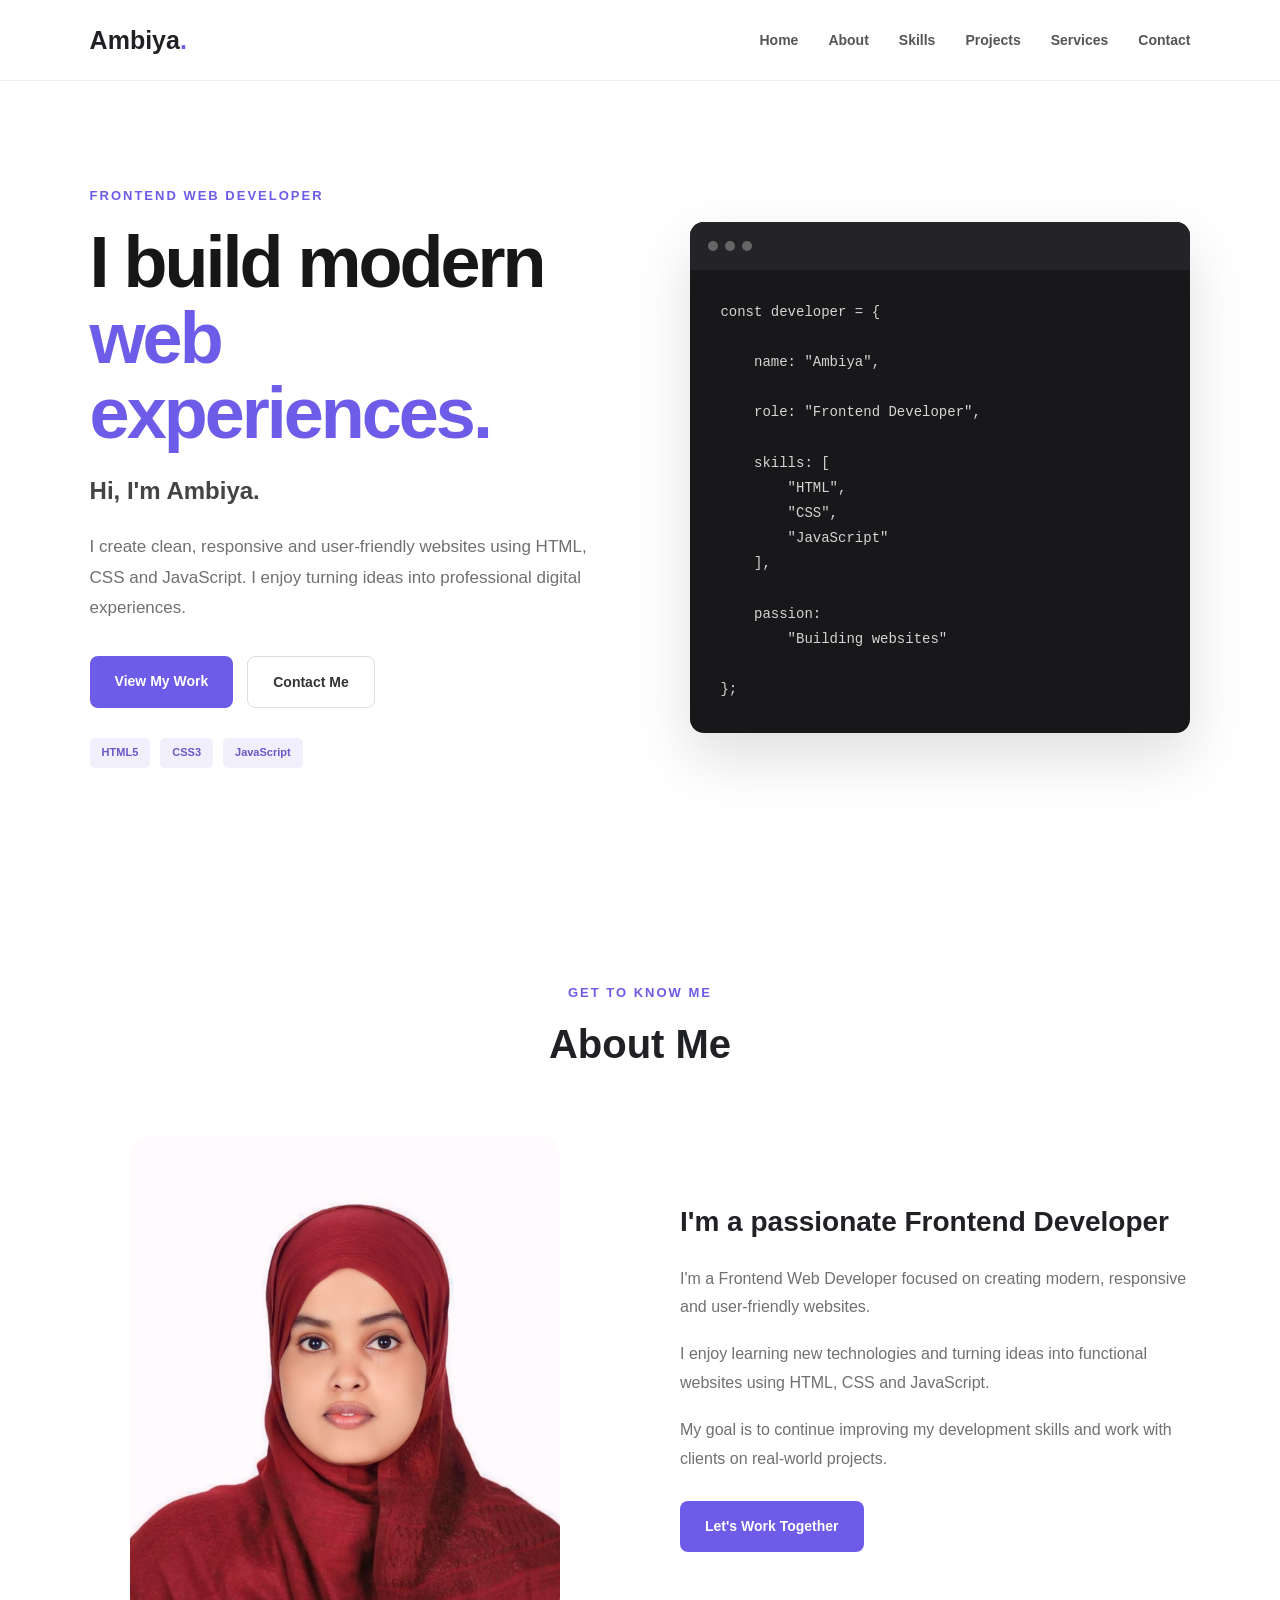
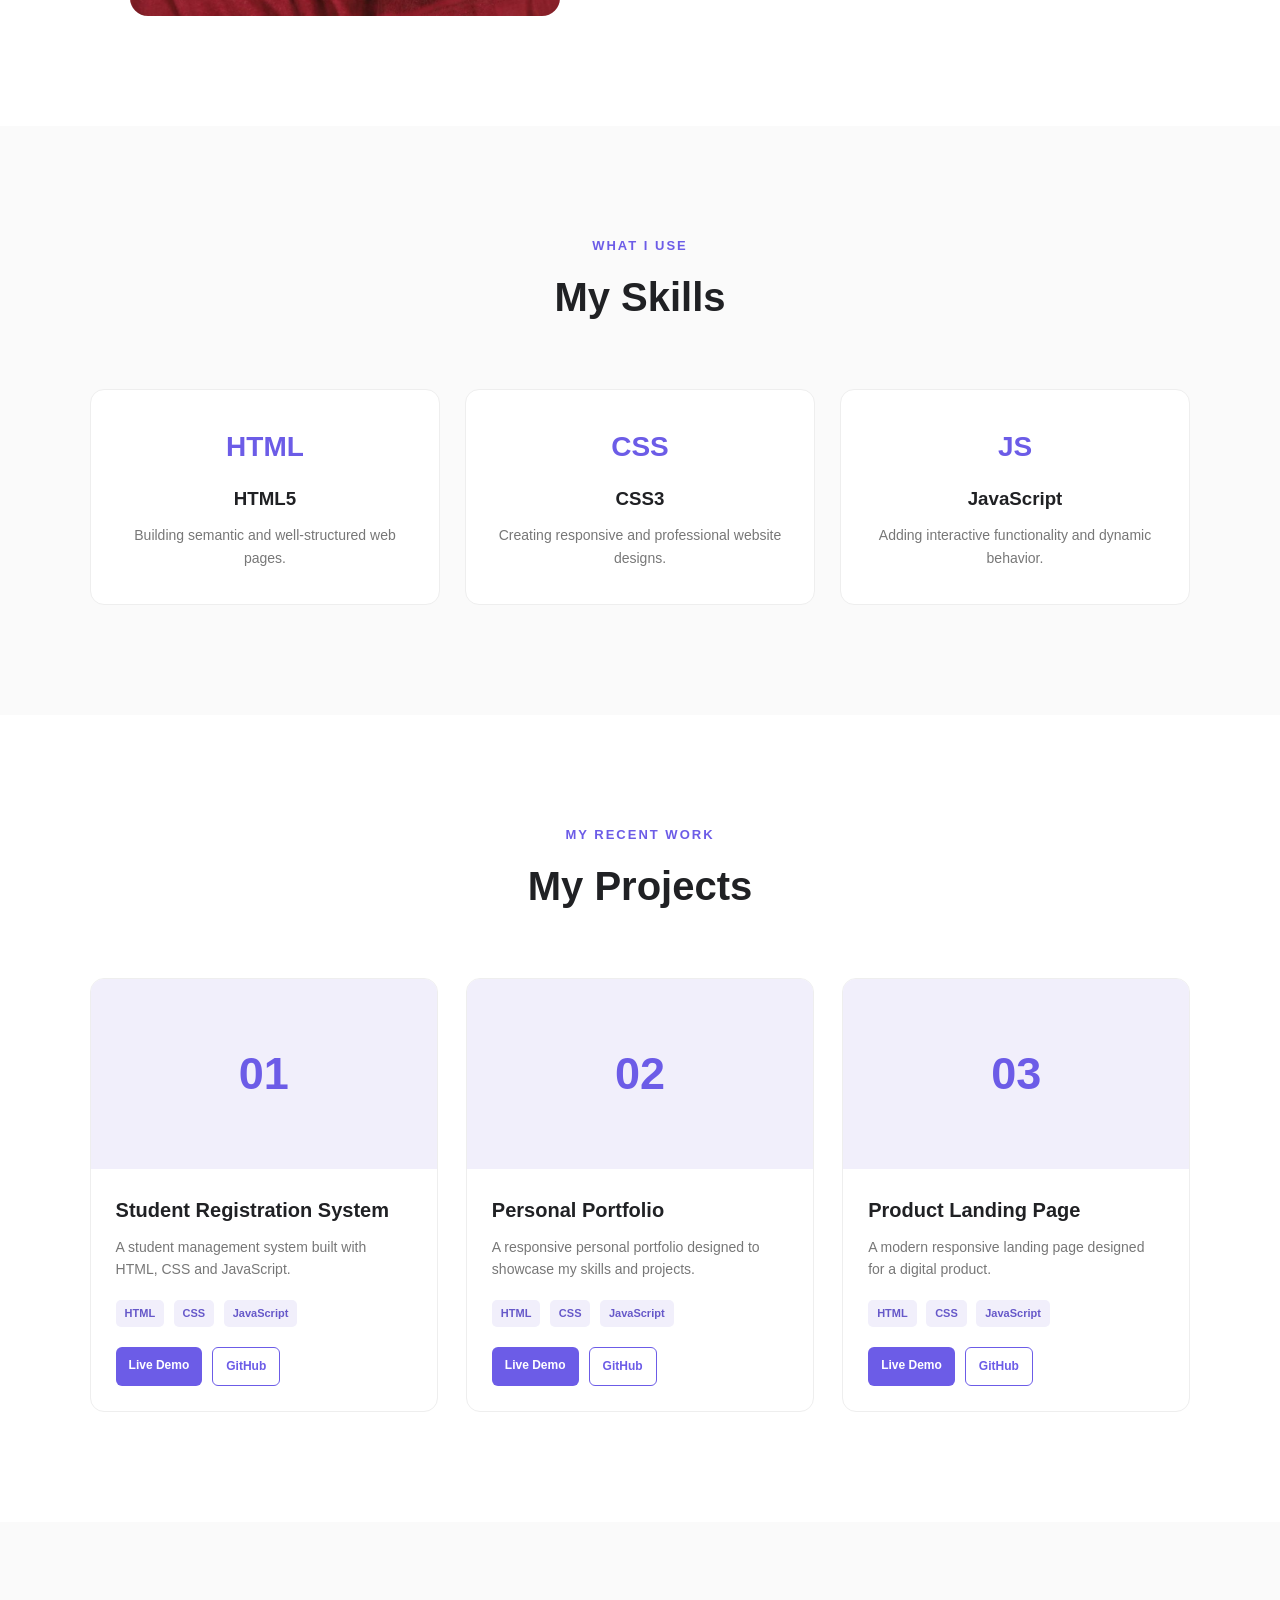
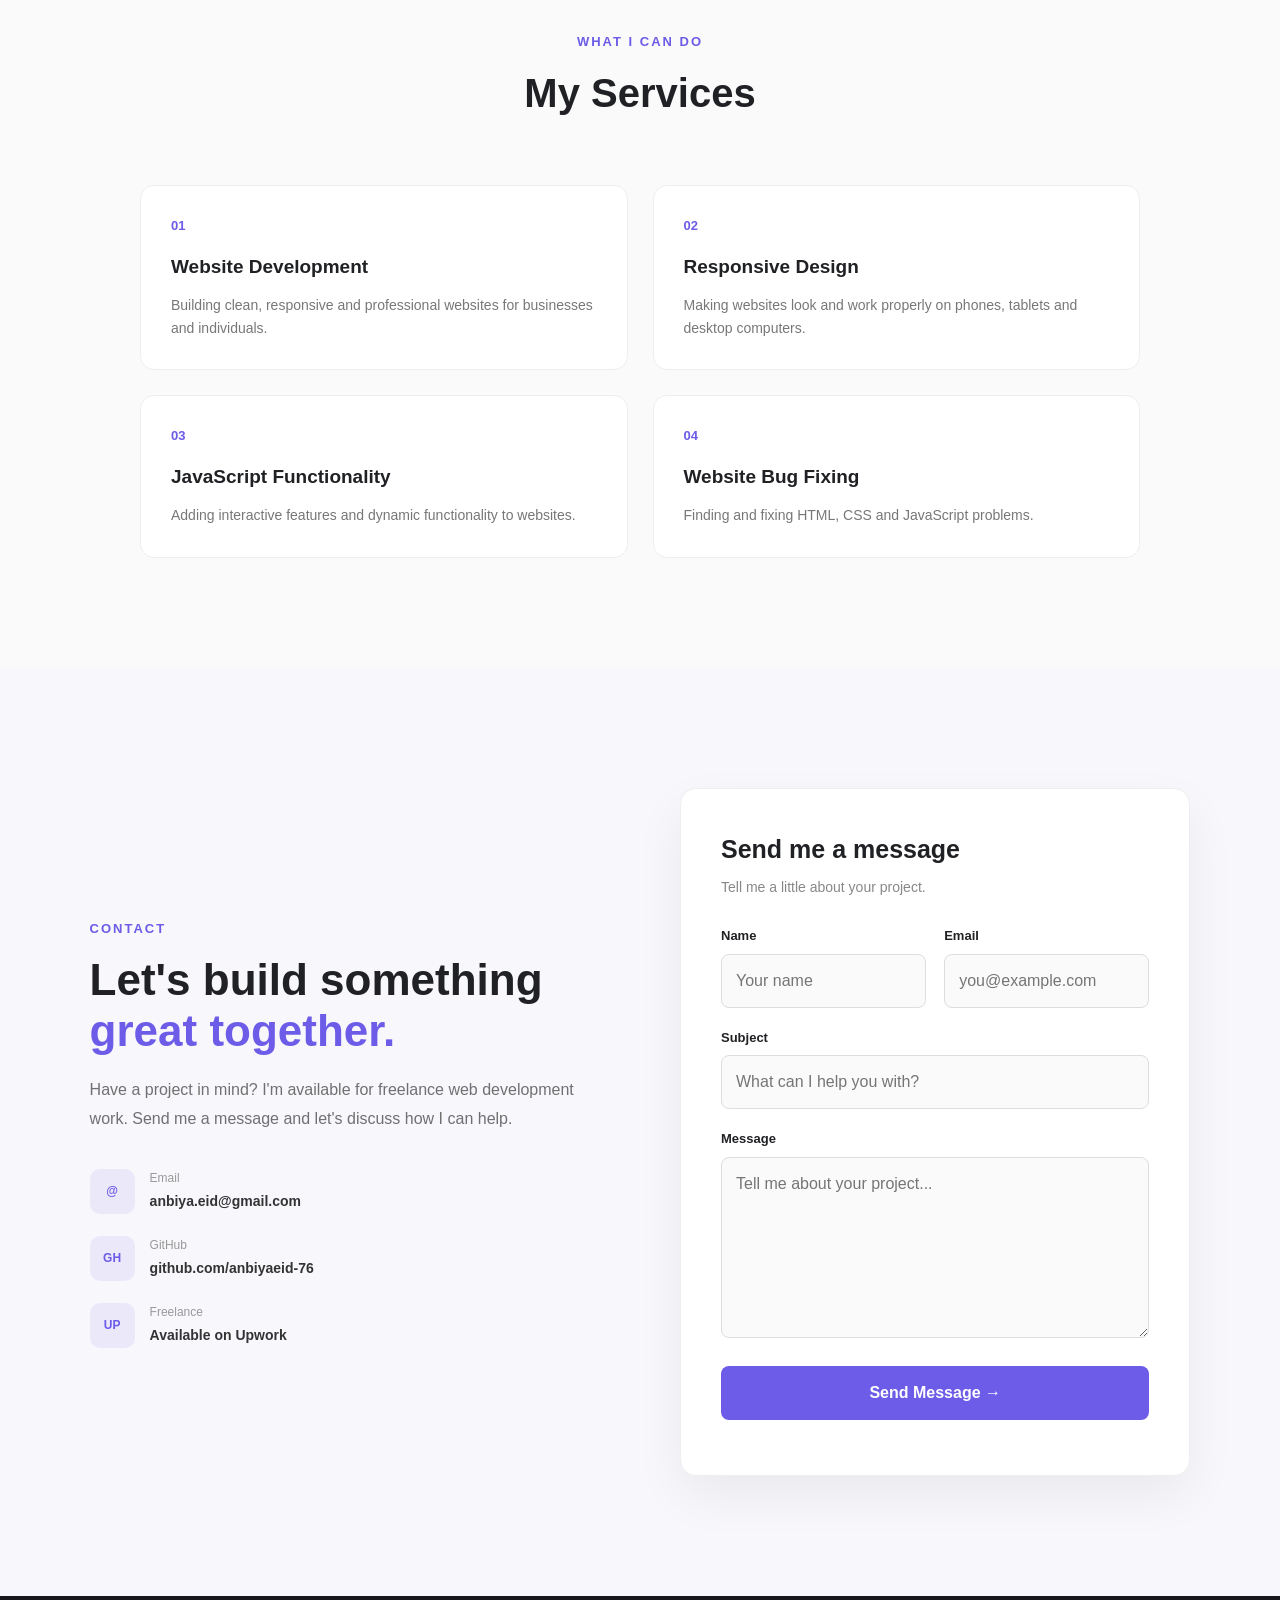
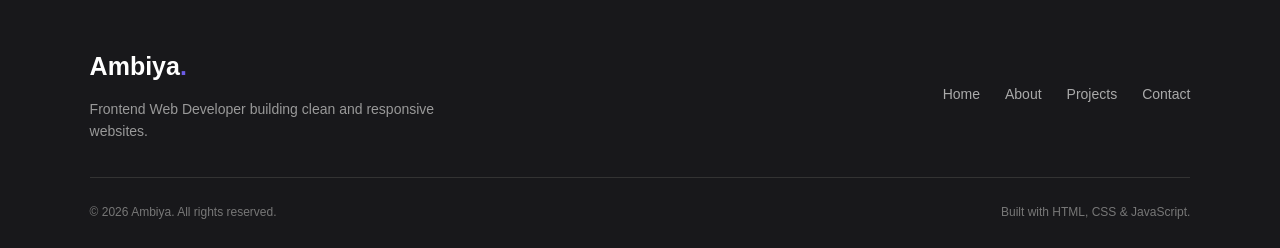
<file: index.html>
<!DOCTYPE html>
<html lang="en">

<head>

    <meta charset="UTF-8">

    <meta
        name="viewport"
        content="width=device-width, initial-scale=1.0"
    >

    <meta
        name="description"
        content="Ambiya - Frontend Web Developer portfolio"
    >

    <title>Ambiya | Frontend Web Developer</title>

    <link rel="stylesheet" href="style.css">

</head>


<body>


    <!-- =========================
         NAVIGATION
    ========================== -->

    <header>

        <nav class="navbar">

            <a href="#home" class="logo">
                Ambiya<span>.</span>
            </a>


            <ul class="nav-links">

                <li>
                    <a href="#home">
                        Home
                    </a>
                </li>

                <li>
                    <a href="#about">
                        About
                    </a>
                </li>

                <li>
                    <a href="#skills">
                        Skills
                    </a>
                </li>

                <li>
                    <a href="#projects">
                        Projects
                    </a>
                </li>

                <li>
                    <a href="#services">
                        Services
                    </a>
                </li>

                <li>
                    <a href="#contact">
                        Contact
                    </a>
                </li>

            </ul>


            <button
                class="menu-btn"
                id="menuBtn"
                aria-label="Open navigation menu"
            >
                ☰
            </button>

        </nav>

    </header>



    <main>


        <!-- =========================
             HOME
        ========================== -->

        <section
            id="home"
            class="hero"
        >

            <div class="hero-content">

                <p class="hero-label">
                    FRONTEND WEB DEVELOPER
                </p>


                <h1>
                    I build modern
                    <span>
                        web experiences.
                    </span>
                </h1>


                <h2>
                    Hi, I'm Ambiya.
                </h2>


                <p class="hero-text">

                    I create clean, responsive and
                    user-friendly websites using HTML,
                    CSS and JavaScript. I enjoy turning
                    ideas into professional digital
                    experiences.

                </p>


                <div class="hero-buttons">

                    <a
                        href="#projects"
                        class="btn primary-btn"
                    >
                        View My Work
                    </a>


                    <a
                        href="#contact"
                        class="btn secondary-btn"
                    >
                        Contact Me
                    </a>

                </div>


                <div class="hero-skills">

                    <span>
                        HTML5
                    </span>

                    <span>
                        CSS3
                    </span>

                    <span>
                        JavaScript
                    </span>

                </div>

            </div>



            <!-- Developer Code Card -->

            <div class="hero-card">

                <div class="code-window">

                    <div class="window-top">

                        <span></span>
                        <span></span>
                        <span></span>

                    </div>


                    <pre><code>const developer = {

    name: "Ambiya",

    role: "Frontend Developer",

    skills: [
        "HTML",
        "CSS",
        "JavaScript"
    ],

    passion:
        "Building websites"

};</code></pre>

                </div>

            </div>

        </section>



        <!-- =========================
             ABOUT
        ========================== -->

        <section
            id="about"
            class="section"
        >

            <div class="section-title">

                <p>
                    GET TO KNOW ME
                </p>

                <h2>
                    About Me
                </h2>

            </div>


            <div class="about-content">


                <div class="about-image">

                    <div class="profile-placeholder">

                        <img
                            src="images/my-photo.jpg"
                            alt="Ambiya - Frontend Web Developer"
                        >

                    </div>

                </div>



                <div class="about-text">

                    <h3>
                        I'm a passionate Frontend Developer
                    </h3>


                    <p>

                        I'm a Frontend Web
                        Developer focused on creating
                        modern, responsive and
                        user-friendly websites.

                    </p>


                    <p>

                        I enjoy learning new technologies
                        and turning ideas into functional
                        websites using HTML, CSS and
                        JavaScript.

                    </p>


                    <p>

                        My goal is to continue improving
                        my development skills and work
                        with clients on real-world
                        projects.

                    </p>


                    <a
                        href="#contact"
                        class="btn primary-btn"
                    >
                        Let's Work Together
                    </a>

                </div>

            </div>

        </section>



        <!-- =========================
             SKILLS
        ========================== -->

        <section
            id="skills"
            class="section light-section"
        >

            <div class="section-title">

                <p>
                    WHAT I USE
                </p>

                <h2>
                    My Skills
                </h2>

            </div>


            <div class="skills-container">


                <div class="skill-card">

                    <div class="skill-icon">
                        HTML
                    </div>

                    <h3>
                        HTML5
                    </h3>

                    <p>

                        Building semantic and
                        well-structured web pages.

                    </p>

                </div>



                <div class="skill-card">

                    <div class="skill-icon">
                        CSS
                    </div>

                    <h3>
                        CSS3
                    </h3>

                    <p>

                        Creating responsive and
                        professional website designs.

                    </p>

                </div>



                <div class="skill-card">

                    <div class="skill-icon">
                        JS
                    </div>

                    <h3>
                        JavaScript
                    </h3>

                    <p>

                        Adding interactive functionality
                        and dynamic behavior.

                    </p>

                </div>

            </div>

        </section>



        <!-- =========================
             PROJECTS
        ========================== -->

        <section
            id="projects"
            class="section"
        >

            <div class="section-title">

                <p>
                    MY RECENT WORK
                </p>

                <h2>
                    My Projects
                </h2>

            </div>



            <div class="projects-container">


                <!-- =========================
                     PROJECT 1
                ========================== -->

                <article class="project-card">

                    <div class="project-image">

                        <span>
                            01
                        </span>

                    </div>


                    <div class="project-content">

                        <h3>
                            Student Registration System
                        </h3>


                        <p>

                            A student management system
                            built with HTML, CSS and
                            JavaScript.

                        </p>


                        <div class="project-tech">

                            <span>
                                HTML
                            </span>

                            <span>
                                CSS
                            </span>

                            <span>
                                JavaScript
                            </span>

                        </div>


                        <div class="project-links">


                            <!-- LIVE DEMO -->

                            <a
                                href="projects/student-registration/index.html"
                                class="project-btn"
                                target="_blank"
                            >
                                Live Demo
                            </a>


                            <!-- GITHUB -->

                            <a
                                href="https://github.com/anbiyaeid-76"
                                target="_blank"
                                rel="noopener noreferrer"
                                class="project-btn outline"
                            >
                                GitHub
                            </a>

                        </div>

                    </div>

                </article>



                <!-- =========================
                     PROJECT 2
                ========================== -->

                <article class="project-card">

                    <div class="project-image">

                        <span>
                            02
                        </span>

                    </div>


                    <div class="project-content">

                        <h3>
                            Personal Portfolio
                        </h3>


                        <p>

                            A responsive personal portfolio
                            designed to showcase my skills
                            and projects.

                        </p>


                        <div class="project-tech">

                            <span>
                                HTML
                            </span>

                            <span>
                                CSS
                            </span>

                            <span>
                                JavaScript
                            </span>

                        </div>


                        <div class="project-links">


                            <!-- LIVE DEMO -->

                            <a
                                href="projects/personal-portfolio/index.html"
                                class="project-btn"
                                target="_blank"
                            >
                                Live Demo
                            </a>


                            <!-- GITHUB -->

                            <a
                                href="https://github.com/anbiyaeid-76"
                                target="_blank"
                                rel="noopener noreferrer"
                                class="project-btn outline"
                            >
                                GitHub
                            </a>

                        </div>

                    </div>

                </article>



                <!-- =========================
                     PROJECT 3
                ========================== -->

                <article class="project-card">

                    <div class="project-image">

                        <span>
                            03
                        </span>

                    </div>


                    <div class="project-content">

                        <h3>
                            Product Landing Page
                        </h3>


                        <p>

                            A modern responsive landing page
                            designed for a digital product.

                        </p>


                        <div class="project-tech">

                            <span>
                                HTML
                            </span>

                            <span>
                                CSS
                            </span>

                            <span>
                                JavaScript
                            </span>

                        </div>


                        <div class="project-links">


                            <!-- LIVE DEMO -->

                            <a
                                href="projects/product-landing/index.html"
                                class="project-btn"
                                target="_blank"
                            >
                                Live Demo
                            </a>


                            <!-- GITHUB -->

                            <a
                                href="https://github.com/anbiyaeid-76"
                                target="_blank"
                                rel="noopener noreferrer"
                                class="project-btn outline"
                            >
                                GitHub
                            </a>

                        </div>

                    </div>

                </article>

            </div>

        </section>



        <!-- =========================
             SERVICES
        ========================== -->

        <section
            id="services"
            class="section light-section"
        >

            <div class="section-title">

                <p>
                    WHAT I CAN DO
                </p>

                <h2>
                    My Services
                </h2>

            </div>


            <div class="services-container">


                <div class="service-card">

                    <div class="service-number">
                        01
                    </div>

                    <h3>
                        Website Development
                    </h3>

                    <p>

                        Building clean, responsive and
                        professional websites for businesses
                        and individuals.

                    </p>

                </div>



                <div class="service-card">

                    <div class="service-number">
                        02
                    </div>

                    <h3>
                        Responsive Design
                    </h3>

                    <p>

                        Making websites look and work
                        properly on phones, tablets
                        and desktop computers.

                    </p>

                </div>



                <div class="service-card">

                    <div class="service-number">
                        03
                    </div>

                    <h3>
                        JavaScript Functionality
                    </h3>

                    <p>

                        Adding interactive features and
                        dynamic functionality to websites.

                    </p>

                </div>



                <div class="service-card">

                    <div class="service-number">
                        04
                    </div>

                    <h3>
                        Website Bug Fixing
                    </h3>

                    <p>

                        Finding and fixing HTML, CSS and
                        JavaScript problems.

                    </p>

                </div>

            </div>

        </section>



        <!-- =========================
             CONTACT
        ========================== -->

        <section
            id="contact"
            class="contact-section"
        >

            <div class="contact-container">


                <!-- LEFT -->

                <div class="contact-left">

                    <span class="contact-label">
                        CONTACT
                    </span>


                    <h2>

                        Let's build something
                        <span>
                            great together.
                        </span>

                    </h2>


                    <p class="contact-description">

                        Have a project in mind? I'm available
                        for freelance web development work.
                        Send me a message and let's discuss
                        how I can help.

                    </p>



                    <div class="contact-details">


                        <div class="contact-detail">

                            <div class="detail-icon">
                                @
                            </div>

                            <div>

                                <small>
                                    Email
                                </small>

                                <a
                                    href="mailto:anbiya.eid@gmail.com"
                                >
                                    anbiya.eid@gmail.com
                                </a>

                            </div>

                        </div>



                        <div class="contact-detail">

                            <div class="detail-icon">
                                GH
                            </div>

                            <div>

                                <small>
                                    GitHub
                                </small>

                                <a
                                    href="https://github.com/anbiyaeid-76"
                                    target="_blank"
                                    rel="noopener noreferrer"
                                >
                                    github.com/anbiyaeid-76
                                </a>

                            </div>

                        </div>



                        <div class="contact-detail">

                            <div class="detail-icon">
                                UP
                            </div>

                            <div>

                                <small>
                                    Freelance
                                </small>

                                <span>
                                    Available on Upwork
                                </span>

                            </div>

                        </div>

                    </div>

                </div>



                <!-- RIGHT: CONTACT FORM -->

                <div class="contact-form-box">

                    <h3>
                        Send me a message
                    </h3>


                    <p>
                        Tell me a little about your project.
                    </p>


                    <form id="contactForm">


                        <div class="form-row">


                            <div class="form-field">

                                <label for="name">
                                    Name
                                </label>

                                <input
                                    type="text"
                                    id="name"
                                    placeholder="Your name"
                                    required
                                >

                            </div>



                            <div class="form-field">

                                <label for="email">
                                    Email
                                </label>

                                <input
                                    type="email"
                                    id="email"
                                    placeholder="you@example.com"
                                    required
                                >

                            </div>

                        </div>



                        <div class="form-field">

                            <label for="subject">
                                Subject
                            </label>

                            <input
                                type="text"
                                id="subject"
                                placeholder="What can I help you with?"
                                required
                            >

                        </div>



                        <div class="form-field">

                            <label for="message">
                                Message
                            </label>

                            <textarea
                                id="message"
                                rows="6"
                                placeholder="Tell me about your project..."
                                required
                            ></textarea>

                        </div>



                        <button
                            type="submit"
                            class="contact-submit"
                        >
                            Send Message
                            <span>
                                →
                            </span>
                        </button>


                        <p id="formMessage"></p>

                    </form>

                </div>

            </div>

        </section>

    </main>



    <!-- =========================
         FOOTER
    ========================== -->

    <footer>

        <div class="footer-container">


            <div class="footer-brand">

                <a
                    href="#home"
                    class="logo"
                >
                    Ambiya<span>.</span>
                </a>


                <p>

                    Frontend Web Developer building
                    clean and responsive websites.

                </p>

            </div>



            <div class="footer-links">

                <a href="#home">
                    Home
                </a>

                <a href="#about">
                    About
                </a>

                <a href="#projects">
                    Projects
                </a>

                <a href="#contact">
                    Contact
                </a>

            </div>

        </div>



        <div class="footer-bottom">

            <p>
                © 2026 Ambiya. All rights reserved.
            </p>

            <p>
                Built with HTML, CSS & JavaScript.
            </p>

        </div>

    </footer>



    <script src="script.js"></script>

</body>

</html>
</file>
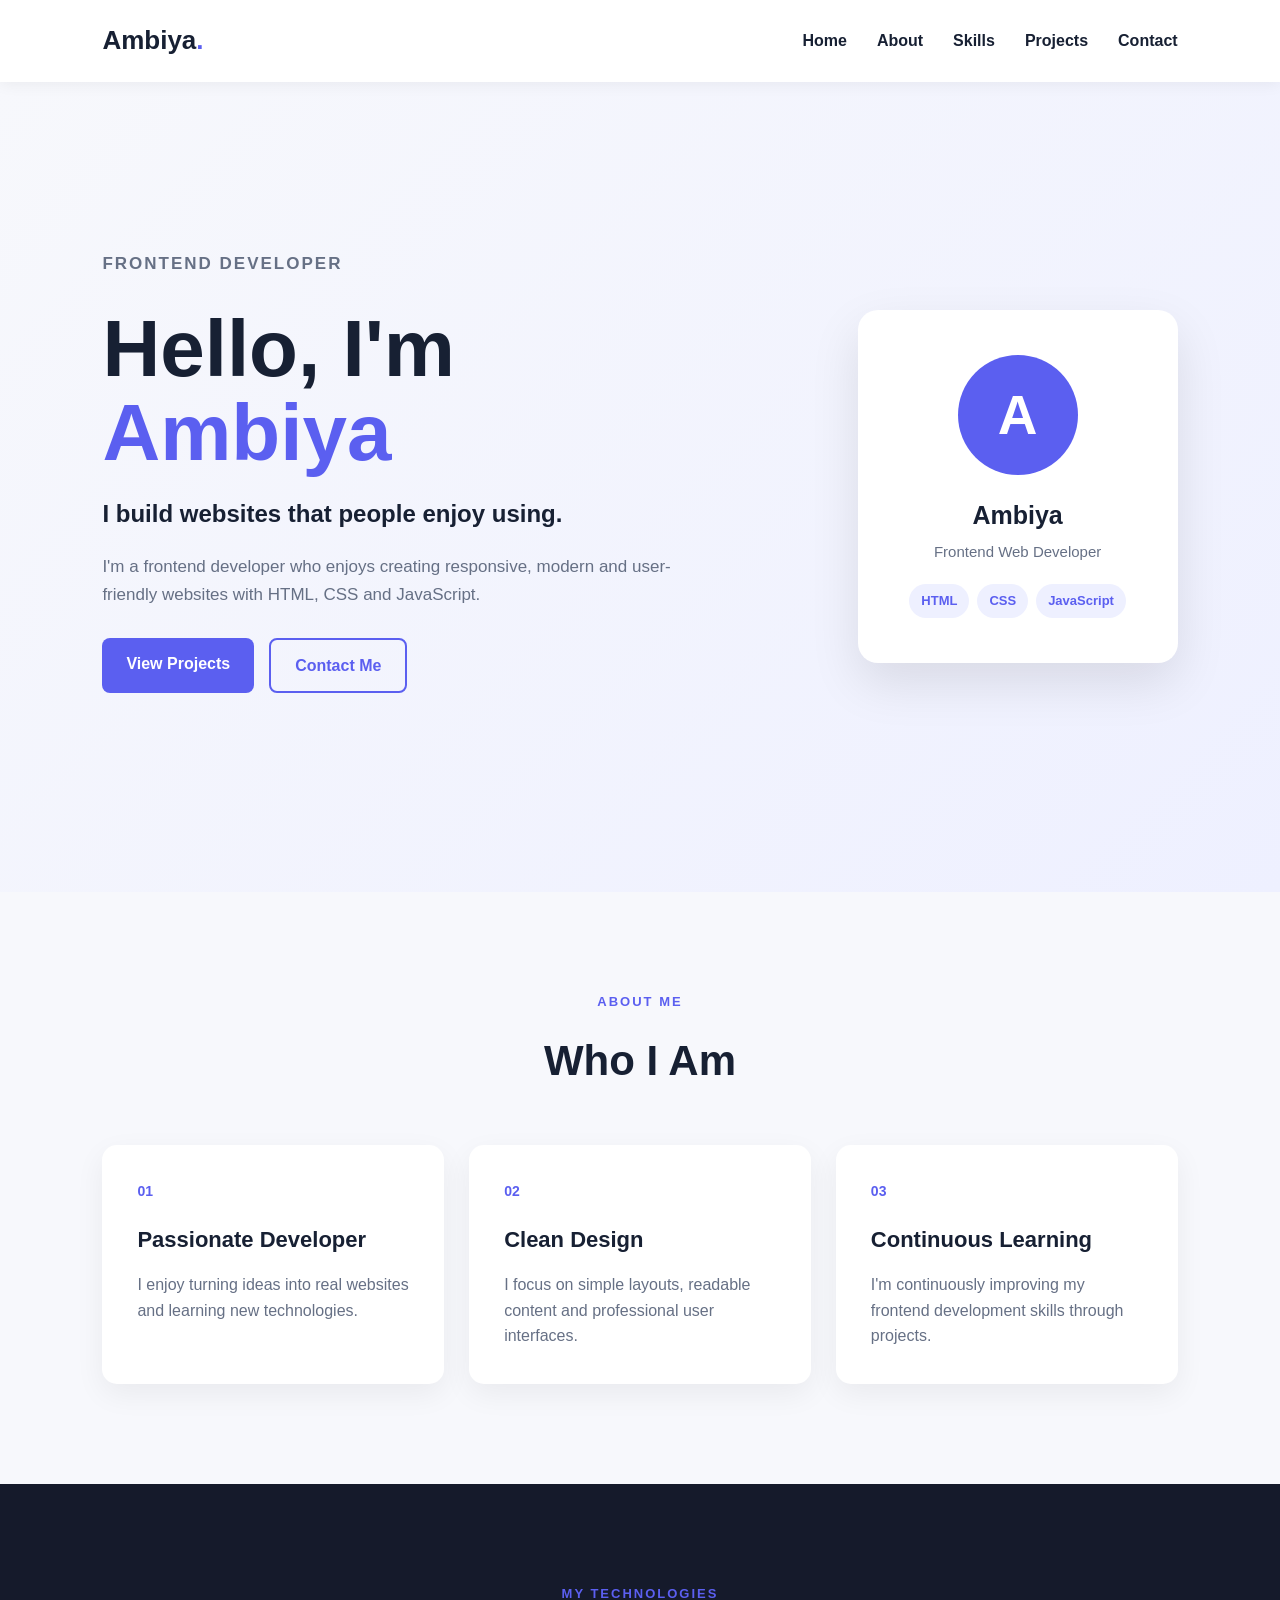
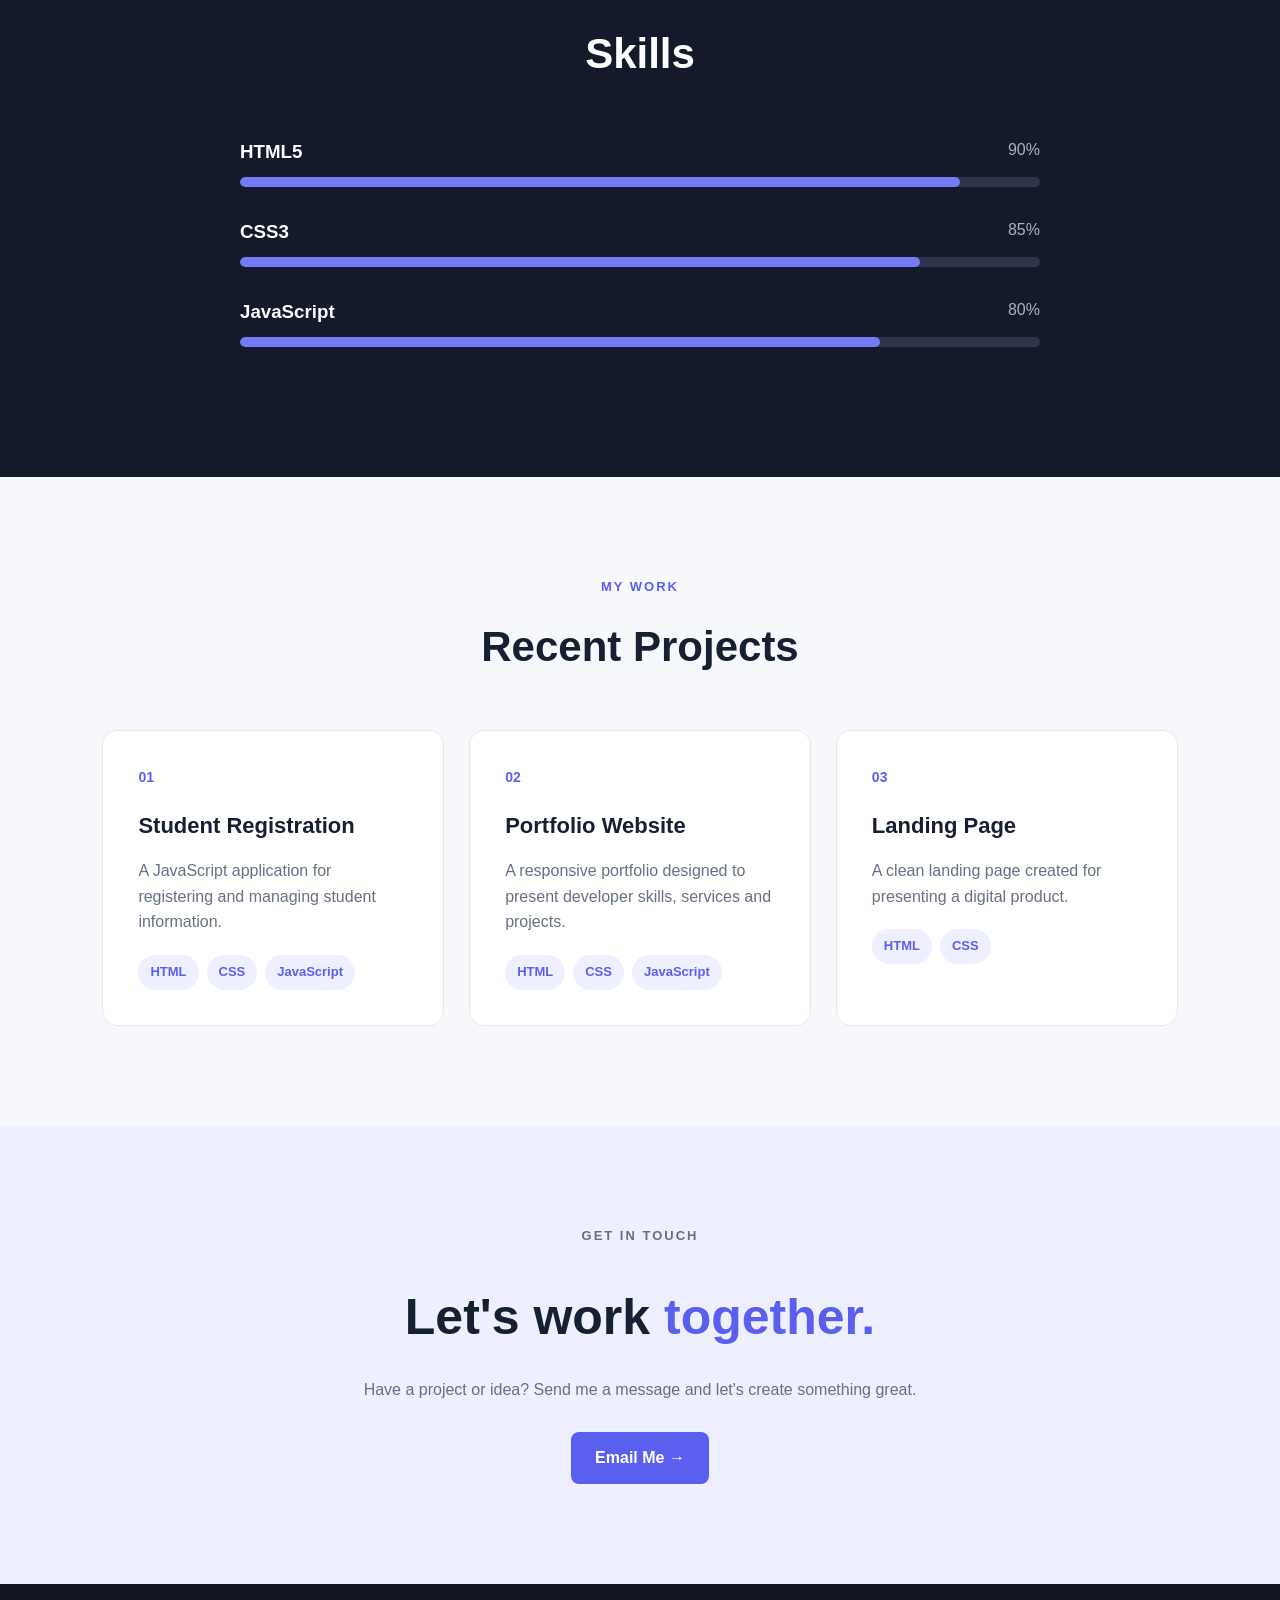
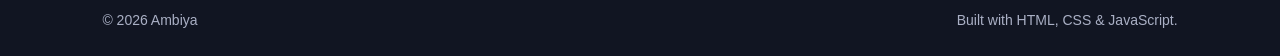
<file: projects/personal-portfolio/index.html>
<!DOCTYPE html>
<html lang="en">

<head>

    <meta charset="UTF-8">

    <meta
        name="viewport"
        content="width=device-width, initial-scale=1.0"
    >

    <meta
        name="description"
        content="Personal portfolio website"
    >

    <title>Personal Portfolio | Ambiya</title>

    <link rel="stylesheet" href="style.css">

</head>


<body>


    <!-- NAVIGATION -->

    <header>

        <nav class="navbar">

            <a href="#home" class="logo">
                Ambiya<span>.</span>
            </a>


            <ul class="nav-links">

                <li>
                    <a href="#home">
                        Home
                    </a>
                </li>

                <li>
                    <a href="#about">
                        About
                    </a>
                </li>

                <li>
                    <a href="#skills">
                        Skills
                    </a>
                </li>

                <li>
                    <a href="#projects">
                        Projects
                    </a>
                </li>

                <li>
                    <a href="#contact">
                        Contact
                    </a>
                </li>

            </ul>


            <button
                class="menu-btn"
                id="menuBtn"
            >
                ☰
            </button>

        </nav>

    </header>



    <main>


        <!-- HERO -->

        <section
            id="home"
            class="hero"
        >

            <div class="hero-content">

                <p class="hero-label">
                    FRONTEND DEVELOPER
                </p>


                <h1>
                    Hello, I'm
                    <span>
                        Ambiya
                    </span>
                </h1>


                <h2>
                    I build websites that people enjoy using.
                </h2>


                <p>

                    I'm a frontend developer who enjoys
                    creating responsive, modern and
                    user-friendly websites with HTML,
                    CSS and JavaScript.

                </p>


                <div class="hero-buttons">

                    <a
                        href="#projects"
                        class="btn primary"
                    >
                        View Projects
                    </a>


                    <a
                        href="#contact"
                        class="btn secondary"
                    >
                        Contact Me
                    </a>

                </div>

            </div>


            <div class="hero-card">

                <div class="profile-circle">
                    A
                </div>

                <h3>
                    Ambiya
                </h3>

                <p>
                    Frontend Web Developer
                </p>


                <div class="hero-tags">

                    <span>
                        HTML
                    </span>

                    <span>
                        CSS
                    </span>

                    <span>
                        JavaScript
                    </span>

                </div>

            </div>

        </section>



        <!-- ABOUT -->

        <section
            id="about"
            class="section"
        >

            <div class="section-heading">

                <p>
                    ABOUT ME
                </p>

                <h2>
                    Who I Am
                </h2>

            </div>


            <div class="about-container">

                <div class="about-card">

                    <div class="about-number">
                        01
                    </div>

                    <h3>
                        Passionate Developer
                    </h3>

                    <p>

                        I enjoy turning ideas into
                        real websites and learning
                        new technologies.

                    </p>

                </div>


                <div class="about-card">

                    <div class="about-number">
                        02
                    </div>

                    <h3>
                        Clean Design
                    </h3>

                    <p>

                        I focus on simple layouts,
                        readable content and
                        professional user interfaces.

                    </p>

                </div>


                <div class="about-card">

                    <div class="about-number">
                        03
                    </div>

                    <h3>
                        Continuous Learning
                    </h3>

                    <p>

                        I'm continuously improving
                        my frontend development
                        skills through projects.

                    </p>

                </div>

            </div>

        </section>



        <!-- SKILLS -->

        <section
            id="skills"
            class="section dark-section"
        >

            <div class="section-heading">

                <p>
                    MY TECHNOLOGIES
                </p>

                <h2>
                    Skills
                </h2>

            </div>


            <div class="skills-grid">


                <div class="skill">

                    <div class="skill-top">

                        <h3>
                            HTML5
                        </h3>

                        <span>
                            90%
                        </span>

                    </div>

                    <div class="progress">

                        <div
                            class="progress-bar"
                            data-progress="90"
                        ></div>

                    </div>

                </div>



                <div class="skill">

                    <div class="skill-top">

                        <h3>
                            CSS3
                        </h3>

                        <span>
                            85%
                        </span>

                    </div>

                    <div class="progress">

                        <div
                            class="progress-bar"
                            data-progress="85"
                        ></div>

                    </div>

                </div>



                <div class="skill">

                    <div class="skill-top">

                        <h3>
                            JavaScript
                        </h3>

                        <span>
                            80%
                        </span>

                    </div>

                    <div class="progress">

                        <div
                            class="progress-bar"
                            data-progress="80"
                        ></div>

                    </div>

                </div>

            </div>

        </section>



        <!-- PROJECTS -->

        <section
            id="projects"
            class="section"
        >

            <div class="section-heading">

                <p>
                    MY WORK
                </p>

                <h2>
                    Recent Projects
                </h2>

            </div>


            <div class="projects-grid">


                <article class="project">

                    <div class="project-number">
                        01
                    </div>

                    <h3>
                        Student Registration
                    </h3>

                    <p>

                        A JavaScript application for
                        registering and managing
                        student information.

                    </p>


                    <div class="tags">

                        <span>
                            HTML
                        </span>

                        <span>
                            CSS
                        </span>

                        <span>
                            JavaScript
                        </span>

                    </div>

                </article>



                <article class="project">

                    <div class="project-number">
                        02
                    </div>

                    <h3>
                        Portfolio Website
                    </h3>

                    <p>

                        A responsive portfolio designed
                        to present developer skills,
                        services and projects.

                    </p>


                    <div class="tags">

                        <span>
                            HTML
                        </span>

                        <span>
                            CSS
                        </span>

                        <span>
                            JavaScript
                        </span>

                    </div>

                </article>



                <article class="project">

                    <div class="project-number">
                        03
                    </div>

                    <h3>
                        Landing Page
                    </h3>

                    <p>

                        A clean landing page created
                        for presenting a digital product.

                    </p>


                    <div class="tags">

                        <span>
                            HTML
                        </span>

                        <span>
                            CSS
                        </span>

                    </div>

                </article>

            </div>

        </section>



        <!-- CONTACT -->

        <section
            id="contact"
            class="contact-section"
        >

            <div class="contact-content">

                <p class="contact-label">
                    GET IN TOUCH
                </p>


                <h2>
                    Let's work
                    <span>
                        together.
                    </span>
                </h2>


                <p>

                    Have a project or idea?
                    Send me a message and let's
                    create something great.

                </p>


                <a
                    href="mailto:anbiya.eid@gmail.com"
                    class="contact-button"
                >
                    Email Me →
                </a>

            </div>

        </section>

    </main>



    <!-- FOOTER -->

    <footer>

        <p>
            © 2026 Ambiya
        </p>

        <p>
            Built with HTML, CSS & JavaScript.
        </p>

    </footer>


    <script src="script.js"></script>

</body>

</html>
</file>
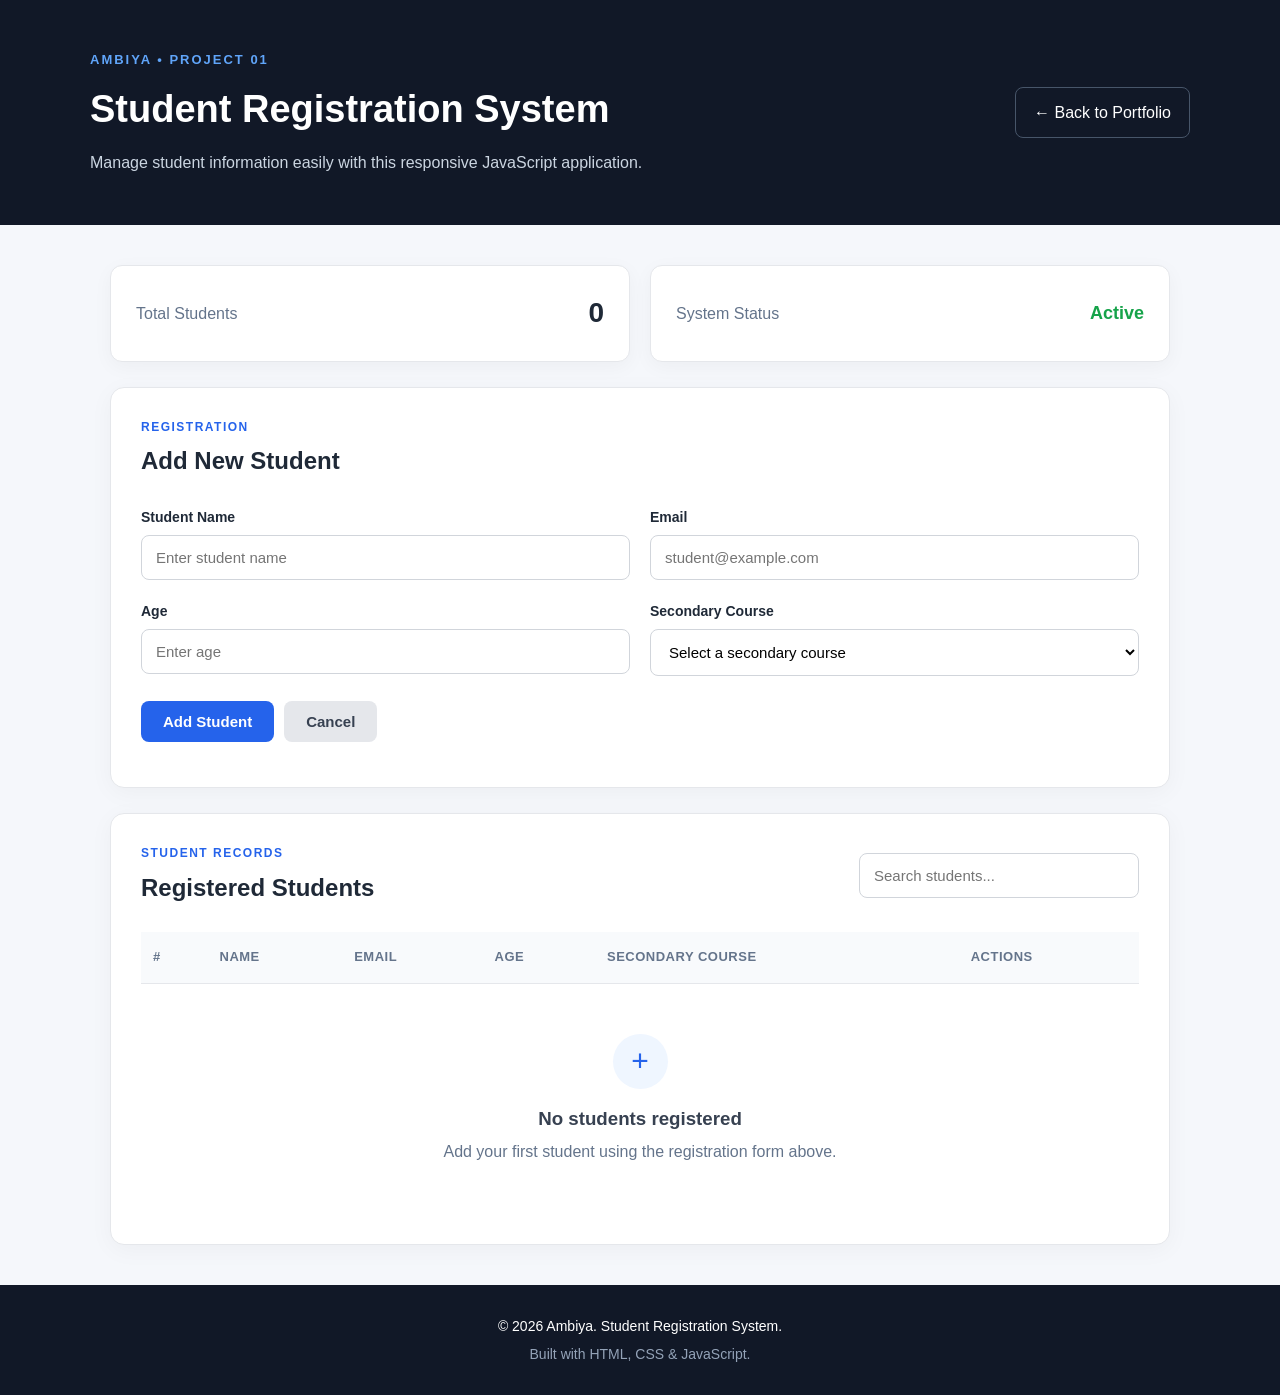
<file: projects/student-registration/index.html>
<!DOCTYPE html>
<html lang="en">

<head>

    <meta charset="UTF-8">

    <meta
        name="viewport"
        content="width=device-width, initial-scale=1.0"
    >

    <meta
        name="description"
        content="Student Registration System built with HTML, CSS and JavaScript"
    >

    <title>Student Registration System | Ambiya</title>

    <link rel="stylesheet" href="style.css">

</head>


<body>


    <!-- =========================
         HEADER
    ========================== -->

    <header class="header">

        <div class="header-container">

            <div>

                <p class="small-title">
                    AMBIYA • PROJECT 01
                </p>

                <h1>
                    Student Registration System
                </h1>

                <p class="header-text">
                    Manage student information easily
                    with this responsive JavaScript
                    application.
                </p>

            </div>


            <a
                href="../../index.html"
                class="back-btn"
            >
                ← Back to Portfolio
            </a>

        </div>

    </header>



    <main class="container">


        <!-- =========================
             STATISTICS
        ========================== -->

        <section class="stats">

            <div class="stat-card">

                <span>
                    Total Students
                </span>

                <strong id="studentCount">
                    0
                </strong>

            </div>


            <div class="stat-card">

                <span>
                    System Status
                </span>

                <strong class="status">
                    Active
                </strong>

            </div>

        </section>



        <!-- =========================
             REGISTRATION FORM
        ========================== -->

        <section class="card">

            <div class="section-heading">

                <div>

                    <p class="section-label">
                        REGISTRATION
                    </p>

                    <h2 id="formTitle">
                        Add New Student
                    </h2>

                </div>

            </div>


            <form id="studentForm">


                <div class="form-grid">


                    <!-- NAME -->

                    <div class="form-group">

                        <label for="studentName">
                            Student Name
                        </label>

                        <input
                            type="text"
                            id="studentName"
                            placeholder="Enter student name"
                            pattern="[A-Za-zÀ-ÿ\s]+"
                            title="Name can only contain letters and spaces."
                            required
                        >

                    </div>



                    <!-- EMAIL -->

                    <div class="form-group">

                        <label for="studentEmail">
                            Email
                        </label>

                        <input
                            type="email"
                            id="studentEmail"
                            placeholder="student@example.com"
                            required
                        >

                    </div>



                    <!-- AGE -->

                    <div class="form-group">

                        <label for="studentAge">
                            Age
                        </label>

                        <input
                            type="number"
                            id="studentAge"
                            placeholder="Enter age"
                            min="17"
                            max="99"
                            required
                        >

                    </div>



                    <!-- SECONDARY COURSE -->

                    <div class="form-group">

                        <label for="studentCourse">
                            Secondary Course
                        </label>

                        <select
                            id="studentCourse"
                            required
                        >

                            <option value="">
                                Select a secondary course
                            </option>

                            <option value="Mathematics">
                                Mathematics
                            </option>

                            <option value="English">
                                English
                            </option>

                            <option value="Biology">
                                Biology
                            </option>

                            <option value="Chemistry">
                                Chemistry
                            </option>

                            <option value="Physics">
                                Physics
                            </option>

                            <option value="Geography">
                                Geography
                            </option>

                            <option value="History">
                                History
                            </option>

                            <option value="Computer Science">
                                Computer Science
                            </option>

                        </select>

                    </div>

                </div>



                <!-- FORM BUTTONS -->

                <div class="form-actions">

                    <button
                        type="submit"
                        class="btn primary"
                        id="submitBtn"
                    >
                        Add Student
                    </button>


                    <button
                        type="button"
                        class="btn cancel"
                        id="cancelBtn"
                    >
                        Cancel
                    </button>

                </div>


                <p id="formMessage"></p>

            </form>

        </section>



        <!-- =========================
             STUDENT RECORDS
        ========================== -->

        <section class="card">


            <div class="table-header">


                <div>

                    <p class="section-label">
                        STUDENT RECORDS
                    </p>

                    <h2>
                        Registered Students
                    </h2>

                </div>



                <!-- SEARCH -->

                <div class="search-box">

                    <input
                        type="search"
                        id="searchInput"
                        placeholder="Search students..."
                    >

                </div>

            </div>



            <!-- TABLE -->

            <div class="table-wrapper">

                <table>

                    <thead>

                        <tr>

                            <th>
                                #
                            </th>

                            <th>
                                Name
                            </th>

                            <th>
                                Email
                            </th>

                            <th>
                                Age
                            </th>

                            <th>
                                Secondary Course
                            </th>

                            <th>
                                Actions
                            </th>

                        </tr>

                    </thead>


                    <tbody id="studentTableBody">

                    </tbody>

                </table>

            </div>



            <!-- EMPTY STATE -->

            <div
                class="empty-state"
                id="emptyState"
            >

                <div class="empty-icon">
                    +
                </div>

                <h3>
                    No students registered
                </h3>

                <p>
                    Add your first student using
                    the registration form above.
                </p>

            </div>

        </section>

    </main>



    <!-- =========================
         FOOTER
    ========================== -->

    <footer>

        <p>
            © 2026 Ambiya. Student Registration System.
        </p>

        <p>
            Built with HTML, CSS & JavaScript.
        </p>

    </footer>



    <script src="script.js"></script>

</body>

</html>
</file>
<file: style.css>
/* =========================================================
   GLOBAL
========================================================= */

* {
    margin: 0;
    padding: 0;
    box-sizing: border-box;
}

html {
    scroll-behavior: smooth;
    scroll-padding-top: 80px;
}

body {
    font-family: Arial, Helvetica, sans-serif;

    background: #ffffff;

    color: #202124;

    line-height: 1.6;
}

a {
    text-decoration: none;
    color: inherit;
}

button,
input,
textarea {
    font: inherit;
}

img {
    display: block;
    max-width: 100%;
}


/* =========================================================
   NAVIGATION
========================================================= */

header {
    position: sticky;

    top: 0;

    z-index: 1000;

    background: rgba(255, 255, 255, 0.96);

    border-bottom: 1px solid #eeeeee;

    backdrop-filter: blur(10px);
}

.navbar {
    max-width: 1400px;

    margin: auto;

    padding: 20px 7%;

    display: flex;

    align-items: center;

    justify-content: space-between;
}

.logo {
    color: #202124;

    font-size: 25px;

    font-weight: 800;
}

.logo span {
    color: #6c5ce7;
}

.nav-links {
    display: flex;

    gap: 30px;

    list-style: none;
}

.nav-links a {
    color: #555;

    font-size: 14px;

    font-weight: 600;

    transition: 0.3s;
}

.nav-links a:hover {
    color: #6c5ce7;
}

.menu-btn {
    display: none;

    border: none;

    background: transparent;

    font-size: 26px;

    cursor: pointer;
}


/* =========================================================
   HOME
========================================================= */

.hero {
    min-height: 88vh;

    max-width: 1400px;

    margin: auto;

    padding: 100px 7%;

    display: flex;

    align-items: center;

    justify-content: space-between;

    gap: 80px;
}

.hero-content {
    flex: 1;

    max-width: 650px;
}

.hero-label {
    margin-bottom: 18px;

    color: #6c5ce7;

    font-size: 13px;

    font-weight: 700;

    letter-spacing: 2px;
}

.hero h1 {
    font-size: clamp(48px, 6vw, 72px);

    line-height: 1.05;

    letter-spacing: -3px;

    color: #171717;
}

.hero h1 span {
    display: block;

    color: #6c5ce7;
}

.hero h2 {
    margin-top: 20px;

    color: #444;

    font-size: 24px;
}

.hero-text {
    max-width: 590px;

    margin-top: 22px;

    color: #707070;

    font-size: 17px;

    line-height: 1.8;
}

.hero-buttons {
    display: flex;

    gap: 14px;

    margin-top: 32px;

    flex-wrap: wrap;
}

.btn {
    padding: 14px 25px;

    border-radius: 8px;

    font-size: 14px;

    font-weight: 700;

    transition: 0.3s;
}

.primary-btn {
    background: #6c5ce7;

    color: white;
}

.primary-btn:hover {
    background: #5847d2;

    transform: translateY(-2px);
}

.secondary-btn {
    border: 1px solid #ddd;

    background: white;

    color: #333;
}

.secondary-btn:hover {
    border-color: #6c5ce7;

    color: #6c5ce7;

    transform: translateY(-2px);
}

.hero-skills {
    display: flex;

    gap: 10px;

    margin-top: 30px;
}

.hero-skills span {
    padding: 6px 12px;

    background: #f1effb;

    color: #6658c9;

    border-radius: 5px;

    font-size: 11px;

    font-weight: 700;
}


/* Code Card */

.hero-card {
    flex: 1;

    max-width: 500px;
}

.code-window {
    overflow: hidden;

    border-radius: 14px;

    background: #18181b;

    box-shadow:
        0 25px 60px rgba(0, 0, 0, 0.13);

    transition: 0.3s;
}

.code-window:hover {
    transform: translateY(-5px);
}

.window-top {
    height: 48px;

    padding: 0 18px;

    display: flex;

    align-items: center;

    gap: 7px;

    background: #242428;
}

.window-top span {
    width: 10px;

    height: 10px;

    border-radius: 50%;

    background: #666;
}

.code-window pre {
    padding: 30px;

    overflow-x: auto;

    color: #d4d4d4;

    font-family: "Courier New", monospace;

    font-size: 14px;

    line-height: 1.8;
}


/* =========================================================
   SECTIONS
========================================================= */

.section {
    padding: 110px 7%;
}

.light-section {
    background: #fafafa;
}

.section-title {
    max-width: 700px;

    margin: 0 auto 60px;

    text-align: center;
}

.section-title p {
    margin-bottom: 8px;

    color: #6c5ce7;

    font-size: 13px;

    font-weight: 700;

    letter-spacing: 2px;
}

.section-title h2 {
    font-size: 40px;

    color: #202124;
}


/* =========================================================
   ABOUT
========================================================= */

.about-content {
    max-width: 1100px;

    margin: auto;

    display: flex;

    align-items: center;

    gap: 80px;
}

.about-image,
.about-text {
    flex: 1;
}

.profile-placeholder {
    overflow: hidden;

    max-width: 430px;

    margin: auto;

    border-radius: 18px;

    background: #f3f1fb;
}

.profile-placeholder img {
    width: 100%;

    height: 480px;

    object-fit: cover;
}

.about-text h3 {
    margin-bottom: 20px;

    font-size: 28px;
}

.about-text p {
    margin-bottom: 18px;

    color: #707070;

    line-height: 1.8;
}

.about-text .btn {
    display: inline-block;

    margin-top: 10px;
}


/* =========================================================
   SKILLS
========================================================= */

.skills-container {
    max-width: 1100px;

    margin: auto;

    display: grid;

    grid-template-columns:
        repeat(3, 1fr);

    gap: 25px;
}

.skill-card {
    padding: 35px 30px;

    background: white;

    border: 1px solid #eee;

    border-radius: 14px;

    text-align: center;

    transition: 0.3s;
}

.skill-card:hover {
    transform: translateY(-6px);

    box-shadow:
        0 15px 35px rgba(0, 0, 0, 0.08);
}

.skill-icon {
    margin-bottom: 15px;

    color: #6c5ce7;

    font-size: 28px;

    font-weight: 800;
}

.skill-card h3 {
    margin-bottom: 10px;
}

.skill-card p {
    color: #777;

    font-size: 14px;
}


/* =========================================================
   PROJECTS
========================================================= */

.projects-container {
    max-width: 1200px;

    margin: auto;

    display: grid;

    grid-template-columns:
        repeat(3, 1fr);

    gap: 28px;
}

.project-card {
    overflow: hidden;

    background: white;

    border: 1px solid #eee;

    border-radius: 14px;

    transition: 0.3s;
}

.project-card:hover {
    transform: translateY(-7px);

    box-shadow:
        0 18px 40px rgba(0, 0, 0, 0.09);
}

.project-image {
    height: 190px;

    display: flex;

    align-items: center;

    justify-content: center;

    background: #f1effb;

    color: #6c5ce7;

    font-size: 45px;

    font-weight: 800;
}

.project-content {
    padding: 25px;
}

.project-content h3 {
    margin-bottom: 10px;

    font-size: 20px;
}

.project-content p {
    margin-bottom: 18px;

    color: #777;

    font-size: 14px;
}

.project-tech {
    margin-bottom: 20px;
}

.project-tech span {
    display: inline-block;

    margin-right: 5px;

    padding: 5px 9px;

    background: #f1effb;

    color: #6658c9;

    border-radius: 5px;

    font-size: 11px;

    font-weight: 700;
}

.project-links {
    display: flex;

    gap: 10px;
}

.project-btn {
    padding: 9px 13px;

    background: #6c5ce7;

    color: white;

    border-radius: 6px;

    font-size: 12px;

    font-weight: 700;
}

.project-btn.outline {
    background: white;

    color: #6c5ce7;

    border: 1px solid #6c5ce7;
}


/* =========================================================
   SERVICES
========================================================= */

.services-container {
    max-width: 1000px;

    margin: auto;

    display: grid;

    grid-template-columns:
        repeat(2, 1fr);

    gap: 25px;
}

.service-card {
    padding: 30px;

    background: white;

    border: 1px solid #eee;

    border-radius: 14px;

    transition: 0.3s;
}

.service-card:hover {
    transform: translateY(-5px);

    box-shadow:
        0 15px 30px rgba(0, 0, 0, 0.07);
}

.service-number {
    margin-bottom: 15px;

    color: #6c5ce7;

    font-size: 13px;

    font-weight: 700;
}

.service-card h3 {
    margin-bottom: 12px;

    font-size: 19px;
}

.service-card p {
    color: #777;

    font-size: 14px;
}


/* =========================================================
   CONTACT
========================================================= */

.contact-section {
    padding: 120px 7%;

    background: #f8f7fc;
}

.contact-container {
    max-width: 1150px;

    margin: auto;

    display: grid;

    grid-template-columns:
        1fr 1fr;

    gap: 80px;

    align-items: center;
}

.contact-left {
    max-width: 550px;
}

.contact-label {
    display: inline-block;

    margin-bottom: 15px;

    color: #6c5ce7;

    font-size: 13px;

    font-weight: 700;

    letter-spacing: 2px;
}

.contact-left h2 {
    margin-bottom: 20px;

    font-size: 44px;

    line-height: 1.15;
}

.contact-left h2 span {
    display: block;

    color: #6c5ce7;
}

.contact-description {
    color: #707070;

    line-height: 1.8;
}

.contact-details {
    display: flex;

    flex-direction: column;

    gap: 22px;

    margin-top: 35px;
}

.contact-detail {
    display: flex;

    align-items: center;

    gap: 15px;
}

.detail-icon {
    width: 45px;

    height: 45px;

    display: flex;

    align-items: center;

    justify-content: center;

    background: #ebe8fa;

    color: #6c5ce7;

    border-radius: 10px;

    font-size: 12px;

    font-weight: 800;
}

.contact-detail small {
    display: block;

    color: #999;

    font-size: 12px;
}

.contact-detail a,
.contact-detail span {
    color: #333;

    font-size: 14px;

    font-weight: 600;
}


/* Contact Form */

.contact-form-box {
    padding: 40px;

    background: white;

    border: 1px solid #eee;

    border-radius: 16px;

    box-shadow:
        0 20px 50px rgba(0, 0, 0, 0.06);
}

.contact-form-box h3 {
    margin-bottom: 7px;

    font-size: 25px;
}

.contact-form-box > p {
    margin-bottom: 28px;

    color: #888;

    font-size: 14px;
}

.form-row {
    display: grid;

    grid-template-columns:
        1fr 1fr;

    gap: 18px;
}

.form-field {
    margin-bottom: 20px;
}

.form-field label {
    display: block;

    margin-bottom: 7px;

    font-size: 13px;

    font-weight: 600;
}

.form-field input,
.form-field textarea {
    width: 100%;

    padding: 13px 14px;

    background: #fafafa;

    border: 1px solid #ddd;

    border-radius: 8px;

    outline: none;

    transition: 0.3s;
}

.form-field textarea {
    resize: vertical;
}

.form-field input:focus,
.form-field textarea:focus {
    background: white;

    border-color: #6c5ce7;

    box-shadow:
        0 0 0 3px rgba(108, 92, 231, 0.08);
}

.contact-submit {
    width: 100%;

    padding: 14px;

    border: none;

    border-radius: 8px;

    background: #6c5ce7;

    color: white;

    font-weight: 700;

    cursor: pointer;

    transition: 0.3s;
}

.contact-submit:hover {
    background: #5847d2;

    transform: translateY(-2px);
}

#formMessage {
    margin-top: 15px;

    text-align: center;

    font-size: 14px;
}


/* =========================================================
   FOOTER
========================================================= */

footer {
    padding: 50px 7% 25px;

    background: #18181b;

    color: white;
}

.footer-container {
    max-width: 1200px;

    margin: auto;

    display: flex;

    justify-content: space-between;

    gap: 50px;

    padding-bottom: 35px;

    border-bottom: 1px solid #333;
}

.footer-brand {
    max-width: 350px;
}

.footer-brand .logo {
    color: white;
}

.footer-brand p {
    margin-top: 12px;

    color: #999;

    font-size: 14px;
}

.footer-links {
    display: flex;

    align-items: center;

    gap: 25px;
}

.footer-links a {
    color: #aaa;

    font-size: 14px;

    transition: 0.3s;
}

.footer-links a:hover {
    color: white;
}

.footer-bottom {
    max-width: 1200px;

    margin: 25px auto 0;

    display: flex;

    justify-content: space-between;

    gap: 20px;

    color: #777;

    font-size: 12px;
}


/* =========================================================
   RESPONSIVE
========================================================= */

@media (max-width: 900px) {

    .navbar {
        padding: 18px 6%;
    }

    .menu-btn {
        display: block;
    }

    .nav-links {
        display: none;

        position: absolute;

        top: 70px;

        left: 5%;

        right: 5%;

        padding: 25px;

        flex-direction: column;

        gap: 20px;

        background: white;

        border: 1px solid #eee;

        border-radius: 12px;

        box-shadow:
            0 15px 35px rgba(0, 0, 0, 0.08);
    }

    .nav-links.active {
        display: flex;
    }


    .hero {
        padding: 85px 6%;

        flex-direction: column;

        text-align: center;
    }

    .hero-text {
        margin-left: auto;

        margin-right: auto;
    }

    .hero-buttons {
        justify-content: center;
    }

    .hero-card {
        width: 100%;

        max-width: 520px;
    }


    .about-content {
        flex-direction: column;

        text-align: center;
    }


    .skills-container {
        grid-template-columns: 1fr;
    }


    .projects-container {
        grid-template-columns:
            repeat(2, 1fr);
    }


    .services-container {
        grid-template-columns: 1fr;
    }


    .contact-container {
        grid-template-columns: 1fr;
    }

    .contact-left {
        max-width: 700px;

        margin: auto;

        text-align: center;
    }

    .contact-details {
        align-items: center;
    }


    .footer-container {
        flex-direction: column;
    }

    .footer-links {
        flex-wrap: wrap;
    }
}


@media (max-width: 600px) {

    .section {
        padding: 80px 5%;
    }


    .hero {
        padding: 70px 5%;
    }

    .hero h1 {
        font-size: 44px;

        letter-spacing: -1px;
    }

    .hero h2 {
        font-size: 21px;
    }

    .hero-text {
        font-size: 15px;
    }

    .hero-buttons {
        flex-direction: column;
    }

    .hero-buttons .btn {
        width: 100%;
    }


    .code-window pre {
        padding: 20px;

        font-size: 11px;
    }


    .section-title {
        margin-bottom: 45px;
    }

    .section-title h2 {
        font-size: 32px;
    }


    .profile-placeholder img {
        height: 380px;
    }


    .projects-container {
        grid-template-columns: 1fr;
    }


    .contact-section {
        padding: 80px 5%;
    }

    .contact-left h2 {
        font-size: 34px;
    }

    .contact-form-box {
        padding: 25px;
    }

    .form-row {
        grid-template-columns: 1fr;
    }


    .footer-container {
        text-align: center;

        align-items: center;
    }

    .footer-links {
        justify-content: center;
    }

    .footer-bottom {
        flex-direction: column;

        text-align: center;
    }
}
</file>
<file: projects/personal-portfolio/style.css>
* {
    margin: 0;
    padding: 0;
    box-sizing: border-box;
}


html {
    scroll-behavior: smooth;
}


body {
    font-family: Arial, sans-serif;
    line-height: 1.6;
    background: #f7f8fc;
    color: #172033;
}


a {
    text-decoration: none;
    color: inherit;
}


.navbar {
    display: flex;
    align-items: center;
    justify-content: space-between;

    padding: 20px 8%;

    background: white;

    position: sticky;
    top: 0;

    z-index: 1000;

    box-shadow: 0 2px 15px rgba(0, 0, 0, 0.06);
}


.logo {
    font-size: 26px;
    font-weight: 800;
}


.logo span {
    color: #5b5ff0;
}


.nav-links {
    display: flex;
    gap: 30px;
    list-style: none;
}


.nav-links a {
    font-weight: 600;
    transition: 0.3s;
}


.nav-links a:hover {
    color: #5b5ff0;
}


.menu-btn {
    display: none;

    border: none;
    background: none;

    font-size: 25px;

    cursor: pointer;
}


.hero {
    min-height: 90vh;

    display: flex;
    align-items: center;
    justify-content: space-between;

    gap: 60px;

    padding: 80px 8%;

    background: linear-gradient(
        135deg,
        #f7f8fc,
        #eef0ff
    );
}


.hero-content {
    max-width: 650px;
}


.hero-label,
.section-heading p,
.contact-label {
    color: #5b5ff0;

    font-size: 13px;

    font-weight: 800;

    letter-spacing: 2px;

    margin-bottom: 15px;
}


.hero h1 {
    font-size: clamp(45px, 7vw, 80px);

    line-height: 1.05;

    margin-bottom: 20px;
}


.hero h1 span {
    color: #5b5ff0;
}


.hero h2 {
    font-size: 24px;

    margin-bottom: 20px;
}


.hero p {
    color: #667085;

    font-size: 17px;

    max-width: 600px;

    margin-bottom: 30px;
}


.hero-buttons {
    display: flex;
    gap: 15px;

    margin-bottom: 30px;
}


.btn,
.contact-button {
    display: inline-block;

    padding: 13px 24px;

    border-radius: 8px;

    font-weight: 700;

    transition: 0.3s;
}


.primary {
    background: #5b5ff0;
    color: white;
}


.primary:hover {
    transform: translateY(-3px);
}


.secondary {
    border: 2px solid #5b5ff0;
    color: #5b5ff0;
}


.secondary:hover {
    background: #5b5ff0;
    color: white;
}


.hero-card {
    width: 320px;

    padding: 45px 30px;

    text-align: center;

    background: white;

    border-radius: 20px;

    box-shadow:
        0 20px 50px rgba(0, 0, 0, 0.1);
}


.profile-circle {
    width: 120px;
    height: 120px;

    display: flex;
    align-items: center;
    justify-content: center;

    margin: auto;

    border-radius: 50%;

    background: #5b5ff0;
    color: white;

    font-size: 55px;
    font-weight: 800;
}


.hero-card h3 {
    font-size: 25px;
    margin-top: 20px;
}


.hero-card p {
    font-size: 15px;
    margin: 5px 0 20px;
}


.hero-tags,
.tags {
    display: flex;

    flex-wrap: wrap;

    justify-content: center;

    gap: 8px;
}


.hero-tags span,
.tags span {
    padding: 7px 12px;

    border-radius: 20px;

    background: #eef0ff;

    color: #5b5ff0;

    font-size: 13px;

    font-weight: 700;
}


.section {
    padding: 100px 8%;
}


.section-heading {
    text-align: center;

    margin-bottom: 50px;
}


.section-heading h2 {
    font-size: 42px;
}


.about-container {
    display: grid;

    grid-template-columns:
        repeat(3, 1fr);

    gap: 25px;
}


.about-card {
    padding: 35px;

    background: white;

    border-radius: 15px;

    box-shadow:
        0 10px 30px rgba(0, 0, 0, 0.06);
}


.about-number,
.project-number {
    color: #5b5ff0;

    font-size: 14px;

    font-weight: 800;

    margin-bottom: 20px;
}


.about-card h3 {
    font-size: 22px;

    margin-bottom: 15px;
}


.about-card p {
    color: #667085;
}


.dark-section {
    background: #151a2b;
    color: white;
}


.skills-grid {
    max-width: 800px;

    margin: auto;
}


.skill {
    margin-bottom: 30px;
}


.skill-top {
    display: flex;

    justify-content: space-between;

    margin-bottom: 10px;
}


.skill-top span {
    color: #aab0c5;
}


.progress {
    height: 10px;

    background: #2d344c;

    border-radius: 20px;

    overflow: hidden;
}


.progress-bar {
    height: 100%;

    width: 0;

    background: #777af5;

    border-radius: 20px;

    transition: width 1.5s ease;
}


.projects-grid {
    display: grid;

    grid-template-columns:
        repeat(3, 1fr);

    gap: 25px;
}


.project {
    padding: 35px;

    background: white;

    border-radius: 15px;

    border: 1px solid #e7e8ef;

    transition: 0.3s;
}


.project:hover {
    transform: translateY(-7px);

    box-shadow:
        0 15px 35px rgba(0, 0, 0, 0.08);
}


.project h3 {
    font-size: 22px;

    margin-bottom: 15px;
}


.project p {
    color: #667085;

    margin-bottom: 20px;
}


.tags {
    justify-content: flex-start;
}


.contact-section {
    padding: 100px 8%;

    background: #eef0ff;

    text-align: center;
}


.contact-content {
    max-width: 700px;

    margin: auto;
}


.contact-content h2 {
    font-size: 50px;

    margin-bottom: 20px;
}


.contact-content h2 span {
    color: #5b5ff0;
}


.contact-content p {
    color: #667085;

    margin-bottom: 30px;
}


.contact-button {
    background: #5b5ff0;

    color: white;
}


footer {
    display: flex;

    justify-content: space-between;

    padding: 25px 8%;

    background: #111522;

    color: #aab0c5;

    font-size: 14px;
}


/* MOBILE */

@media (max-width: 800px) {

    .nav-links {
        display: none;

        position: absolute;

        top: 70px;
        left: 0;

        width: 100%;

        padding: 25px;

        background: white;

        flex-direction: column;

        text-align: center;
    }


    .nav-links.active {
        display: flex;
    }


    .menu-btn {
        display: block;
    }


    .hero {
        flex-direction: column;

        text-align: center;

        padding-top: 60px;
    }


    .hero-buttons {
        justify-content: center;
    }


    .hero-card {
        width: 100%;
        max-width: 320px;
    }


    .about-container,
    .projects-grid {
        grid-template-columns: 1fr;
    }


    .section-heading h2 {
        font-size: 34px;
    }


    .contact-content h2 {
        font-size: 38px;
    }


    footer {
        flex-direction: column;

        text-align: center;

        gap: 10px;
    }

}
</file>
<file: projects/student-registration/style.css>
/* =========================
   RESET
========================= */

* {
    box-sizing: border-box;
    margin: 0;
    padding: 0;
}


html {
    scroll-behavior: smooth;
}


body {

    font-family:
        Arial,
        Helvetica,
        sans-serif;

    background: #f5f7fb;

    color: #1f2937;

    line-height: 1.6;

}


/* =========================
   HEADER
========================= */

.header {

    background: #111827;

    color: white;

    padding: 50px 20px;

}


.header-container {

    max-width: 1100px;

    margin: auto;

    display: flex;

    justify-content: space-between;

    align-items: center;

    gap: 30px;

}


.small-title {

    color: #60a5fa;

    font-size: 13px;

    font-weight: bold;

    letter-spacing: 2px;

    margin-bottom: 8px;

}


.header h1 {

    font-size: 38px;

    margin-bottom: 10px;

}


.header-text {

    color: #cbd5e1;

    max-width: 600px;

}


.back-btn {

    text-decoration: none;

    color: white;

    border: 1px solid #475569;

    padding: 12px 18px;

    border-radius: 8px;

    transition: 0.3s;

    white-space: nowrap;

}


.back-btn:hover {

    background: #2563eb;

    border-color: #2563eb;

}



/* =========================
   MAIN CONTAINER
========================= */

.container {

    max-width: 1100px;

    margin: 40px auto;

    padding: 0 20px;

}



/* =========================
   STATISTICS
========================= */

.stats {

    display: grid;

    grid-template-columns:
        repeat(2, 1fr);

    gap: 20px;

    margin-bottom: 25px;

}


.stat-card {

    background: white;

    border: 1px solid #e5e7eb;

    border-radius: 12px;

    padding: 25px;

    display: flex;

    justify-content: space-between;

    align-items: center;

    box-shadow:
        0 5px 20px rgba(0, 0, 0, 0.04);

}


.stat-card span {

    color: #64748b;

}


.stat-card strong {

    font-size: 28px;

}


.status {

    color: #16a34a;

    font-size: 18px !important;

}



/* =========================
   CARD
========================= */

.card {

    background: white;

    border: 1px solid #e5e7eb;

    border-radius: 14px;

    padding: 30px;

    margin-bottom: 25px;

    box-shadow:
        0 5px 25px rgba(0, 0, 0, 0.04);

}


.section-heading {

    margin-bottom: 25px;

}


.section-label {

    color: #2563eb;

    font-size: 12px;

    font-weight: bold;

    letter-spacing: 1.5px;

    margin-bottom: 5px;

}


.section-heading h2,
.table-header h2 {

    font-size: 24px;

}



/* =========================
   FORM
========================= */

.form-grid {

    display: grid;

    grid-template-columns:
        repeat(2, 1fr);

    gap: 20px;

}


.form-group {

    display: flex;

    flex-direction: column;

}


.form-group label {

    font-size: 14px;

    font-weight: bold;

    margin-bottom: 7px;

}


.form-group input,
.form-group select,
.search-box input {

    width: 100%;

    padding: 13px 14px;

    border: 1px solid #d1d5db;

    border-radius: 8px;

    font-size: 15px;

    outline: none;

    background: white;

    transition: 0.2s;

}


.form-group input:focus,
.form-group select:focus,
.search-box input:focus {

    border-color: #2563eb;

    box-shadow:
        0 0 0 3px rgba(37, 99, 235, 0.1);

}



/* =========================
   FORM BUTTONS
========================= */

.form-actions {

    margin-top: 25px;

    display: flex;

    gap: 10px;

}


.btn {

    border: none;

    border-radius: 8px;

    padding: 12px 22px;

    font-size: 15px;

    font-weight: bold;

    cursor: pointer;

    transition: 0.3s;

}


.primary {

    background: #2563eb;

    color: white;

}


.primary:hover {

    background: #1d4ed8;

}


.cancel {

    background: #e5e7eb;

    color: #374151;

}


.cancel:hover {

    background: #d1d5db;

}


#formMessage {

    margin-top: 15px;

    font-size: 14px;

    font-weight: bold;

}



/* =========================
   TABLE HEADER
========================= */

.table-header {

    display: flex;

    justify-content: space-between;

    align-items: center;

    gap: 20px;

    margin-bottom: 25px;

}


.search-box {

    width: 280px;

}



/* =========================
   TABLE
========================= */

.table-wrapper {

    overflow-x: auto;

}


table {

    width: 100%;

    border-collapse: collapse;

}


thead {

    background: #f8fafc;

}


th,
td {

    padding: 15px 12px;

    text-align: left;

    border-bottom:
        1px solid #e5e7eb;

}


th {

    font-size: 13px;

    color: #64748b;

    text-transform: uppercase;

    letter-spacing: 0.5px;

}


td {

    font-size: 14px;

}


tbody tr:hover {

    background: #f8fafc;

}



/* =========================
   ACTION BUTTONS
========================= */

.action-btn {

    border: none;

    padding: 7px 11px;

    border-radius: 6px;

    cursor: pointer;

    font-size: 13px;

    margin-right: 5px;

}


.edit-btn {

    background: #dbeafe;

    color: #1d4ed8;

}


.edit-btn:hover {

    background: #bfdbfe;

}


.delete-btn {

    background: #fee2e2;

    color: #dc2626;

}


.delete-btn:hover {

    background: #fecaca;

}



/* =========================
   EMPTY STATE
========================= */

.empty-state {

    text-align: center;

    padding: 50px 20px;

    color: #64748b;

}


.empty-icon {

    width: 55px;

    height: 55px;

    margin:
        auto auto 15px;

    display: flex;

    align-items: center;

    justify-content: center;

    border-radius: 50%;

    background: #eff6ff;

    color: #2563eb;

    font-size: 30px;

}


.empty-state h3 {

    color: #374151;

    margin-bottom: 5px;

}



/* =========================
   FOOTER
========================= */

footer {

    background: #111827;

    color: #94a3b8;

    text-align: center;

    padding: 30px 20px;

    font-size: 14px;

}


footer p:first-child {

    color: white;

    margin-bottom: 5px;

}



/* =========================
   RESPONSIVE
========================= */

@media (max-width: 768px) {


    .header-container {

        flex-direction: column;

        align-items: flex-start;

    }


    .header h1 {

        font-size: 30px;

    }


    .stats {

        grid-template-columns: 1fr;

    }


    .form-grid {

        grid-template-columns: 1fr;

    }


    .table-header {

        flex-direction: column;

        align-items: stretch;

    }


    .search-box {

        width: 100%;

    }


    .card {

        padding: 20px;

    }

}


@media (max-width: 500px) {


    .header {

        padding: 35px 15px;

    }


    .container {

        padding: 0 15px;

        margin-top: 25px;

    }


    .form-actions {

        flex-direction: column;

    }


    .btn {

        width: 100%;

    }

}
</file>
